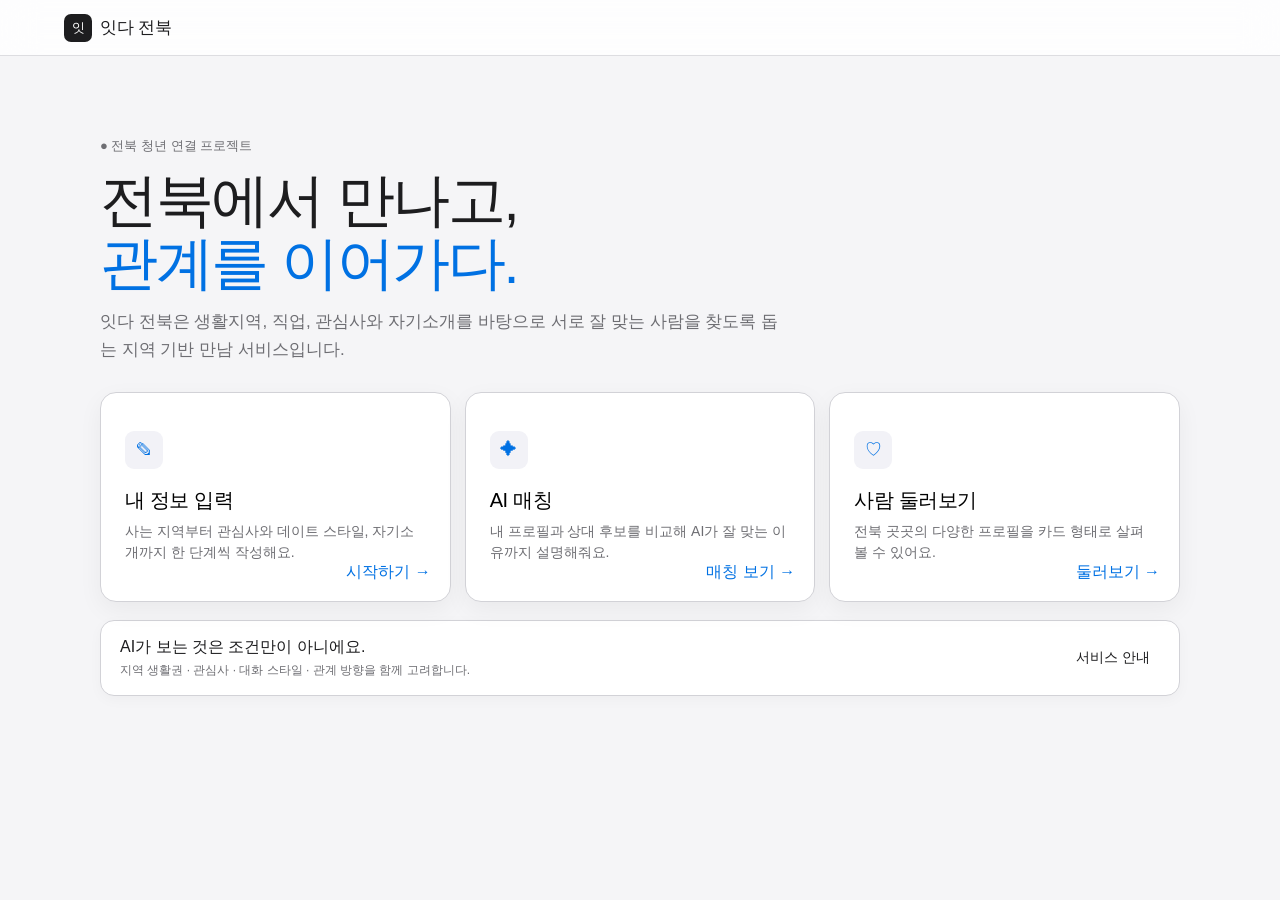
<file: index.html>
<!doctype html>
<html lang="ko">
<head>
  <meta charset="UTF-8" />
  <meta name="viewport" content="width=device-width, initial-scale=1.0" />
  <meta name="description" content="잇다 전북 - 전북 청년을 위한 AI 기반 만남·매칭 플랫폼" />
  <meta name="theme-color" content="#f5f5f7" />
  <title>잇다 전북</title>
  <link rel="stylesheet" href="styles.css" />
</head>
<body>
  <div id="app">
    <header class="topbar">
      <button class="brand" data-action="home"><span class="brand-mark">잇</span><span>잇다 전북</span></button>
      <div class="header-actions">
        <span id="userBadge" class="user-badge hidden"></span>
        <button id="logoutBtn" class="text-btn hidden" data-action="logout">로그아웃</button>
      </div>
    </header>
    <main id="main"></main>
  </div>
  <script src="script.js"></script>
</body>
</html>
</file>
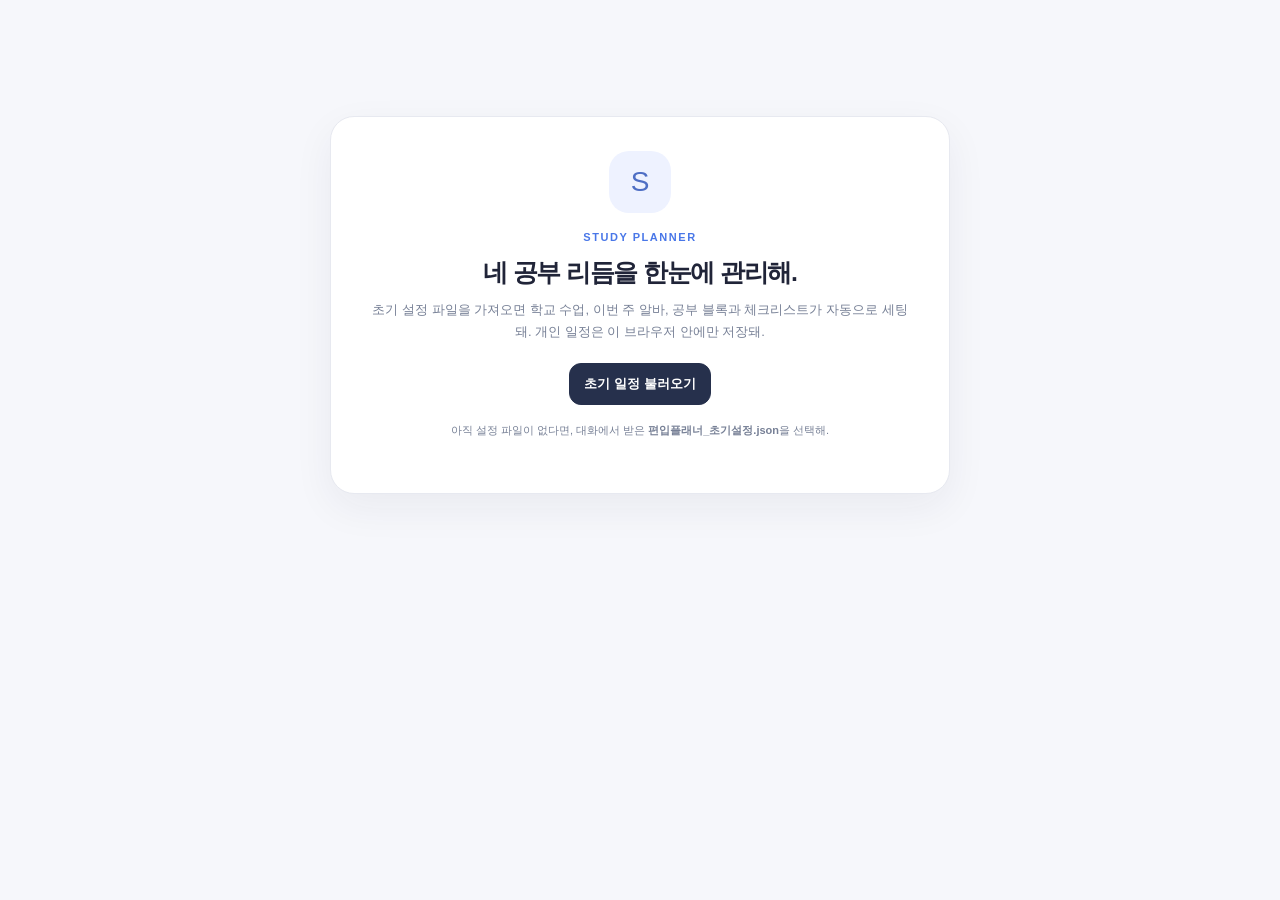
<file: study-planner/index.html>
<!doctype html>
<html lang="ko">
<head>
<meta charset="utf-8">
<meta name="viewport" content="width=device-width, initial-scale=1">
<meta name="theme-color" content="#f7f8fc">
<meta name="description" content="수업, 알바, 편입 공부를 한곳에서 관리하는 주간 학습 플래너">
<link rel="manifest" href="./manifest.webmanifest">
<title>편입 공부 플래너</title>
<style>
:root{--bg:#f6f7fb;--paper:#fff;--ink:#202438;--muted:#778096;--line:#e7e9f0;--navy:#26304c;--blue:#4977e8;--purple:#7757cb;--green:#21916f;--amber:#c18735;--rose:#c75d79;--shadow:0 14px 40px rgba(32,42,72,.06);--radius:20px}
*{box-sizing:border-box}html{scroll-behavior:smooth}body{margin:0;background:var(--bg);color:var(--ink);font-family:Inter,-apple-system,BlinkMacSystemFont,"Pretendard","Noto Sans KR",sans-serif;font-size:15px;line-height:1.5}button,input,select{font:inherit}button{cursor:pointer}button:focus-visible,input:focus-visible,select:focus-visible{outline:3px solid rgba(73,119,232,.25);outline-offset:2px}
.shell{max-width:1560px;margin:auto;padding:26px 30px 60px}.topbar{display:flex;justify-content:space-between;align-items:center;gap:18px;margin-bottom:24px}.brand{display:flex;align-items:center;gap:13px}.brand-mark{width:44px;height:44px;border-radius:15px;background:linear-gradient(145deg,#303b63,#596da9);display:grid;place-items:center;color:white;font-size:21px;font-weight:900;box-shadow:0 8px 16px rgba(50,66,112,.2)}.brand-copy small{display:block;font-size:10px;letter-spacing:.16em;font-weight:900;color:var(--blue);margin-bottom:2px}.brand-copy strong{font-size:19px;letter-spacing:-.04em}.top-actions{display:flex;gap:8px;align-items:center;flex-wrap:wrap}.pill{display:inline-flex;align-items:center;gap:7px;border:1px solid var(--line);border-radius:999px;background:#fff;padding:8px 12px;font-size:12px;color:var(--muted);font-weight:700}.live-dot{width:7px;height:7px;border-radius:50%;background:#26a579;box-shadow:0 0 0 4px #e7f6f0}.btn{border:1px solid var(--line);background:#fff;color:#4d566d;border-radius:12px;padding:10px 14px;font-size:13px;font-weight:800;transition:.15s}.btn:hover{transform:translateY(-1px);box-shadow:0 6px 14px rgba(30,40,70,.07)}.btn.primary{background:var(--navy);border-color:var(--navy);color:#fff}.btn.soft{background:#eef2ff;border-color:#e0e7ff;color:#4867ba}.btn.small{padding:7px 10px;font-size:12px;border-radius:10px}.hero{display:flex;justify-content:space-between;align-items:end;gap:18px;margin:0 0 22px}.eyebrow{font-size:11px;color:var(--blue);font-weight:900;letter-spacing:.14em;text-transform:uppercase;margin-bottom:8px}.hero h1{font-size:clamp(27px,3vw,39px);line-height:1.16;letter-spacing:-.055em;margin:0 0 8px}.hero p{margin:0;color:var(--muted);font-size:14px}.week-nav{display:flex;align-items:center;gap:7px;padding:6px;border:1px solid var(--line);background:#fff;border-radius:15px;box-shadow:var(--shadow)}.week-nav button{width:34px;height:34px;border:0;border-radius:10px;background:#f4f6fb;color:#45506b;font-size:19px}.week-label{min-width:154px;text-align:center}.week-label strong{display:block;font-size:14px}.week-label small{font-size:11px;color:var(--muted)}
.metrics{display:grid;grid-template-columns:repeat(4,minmax(0,1fr));gap:13px;margin-bottom:16px}.metric{background:var(--paper);border:1px solid var(--line);border-radius:18px;padding:17px 19px;box-shadow:var(--shadow);min-width:0}.metric-top{display:flex;justify-content:space-between;align-items:center;gap:8px;color:var(--muted);font-size:12px;font-weight:800}.metric-icon{width:32px;height:32px;border-radius:11px;display:grid;place-items:center;font-size:16px;background:#f0f2fa}.metric-value{font-size:27px;line-height:1.1;font-weight:950;letter-spacing:-.055em;margin:11px 0 5px;font-variant-numeric:tabular-nums}.metric-note{font-size:11px;color:var(--muted)}.purple{color:var(--purple)}.blue{color:var(--blue)}.green{color:var(--green)}.amber{color:var(--amber)}
.progress-panel,.panel{background:var(--paper);border:1px solid var(--line);border-radius:var(--radius);box-shadow:var(--shadow)}.progress-panel{padding:17px 20px;margin-bottom:20px}.progress-head{display:flex;justify-content:space-between;align-items:center;gap:14px;margin-bottom:10px}.progress-head strong{font-size:14px}.progress-head span{font-size:12px;color:var(--muted);font-weight:800}.progress-track{height:10px;border-radius:99px;background:#eef0f6;overflow:hidden}.progress-fill{height:100%;width:0;background:linear-gradient(90deg,#6e5bd1,#4e9edb);border-radius:99px;transition:width .25s}.progress-sub{display:flex;justify-content:space-between;gap:12px;margin-top:8px;color:var(--muted);font-size:11px}
.layout{display:grid;grid-template-columns:minmax(0,1.8fr) minmax(300px,.85fr);gap:18px;align-items:start}.panel{padding:19px 20px}.panel-head{display:flex;justify-content:space-between;align-items:center;gap:12px;margin-bottom:14px}.panel-title{font-size:17px;font-weight:950;letter-spacing:-.035em}.panel-sub{color:var(--muted);font-size:11px;margin-top:3px}.legend{display:flex;flex-wrap:wrap;gap:7px;margin-bottom:13px}.legend-item{display:flex;align-items:center;gap:6px;color:var(--muted);font-size:10px;font-weight:800}.dot{width:8px;height:8px;border-radius:3px}.schedule-grid{display:grid;grid-template-columns:repeat(7,minmax(0,1fr));gap:8px;align-items:stretch}.day{background:#fbfcff;border:1px solid #edf0f6;border-radius:14px;padding:10px 8px;min-width:0;min-height:180px}.day.today{border-color:#8da8f3;box-shadow:inset 0 0 0 1px #8da8f3;background:#f9faff}.day-head{display:flex;justify-content:space-between;align-items:center;gap:4px;padding-bottom:8px;border-bottom:1px solid #edf0f6;margin-bottom:8px}.day-head strong{font-size:12px}.day-head small{font-size:10px;color:var(--muted)}.today-tag{font-size:8px;background:#e9efff;color:#4d6ec3;border-radius:5px;padding:2px 4px;font-weight:900}.event{border-radius:8px;padding:7px 6px;margin:6px 0;border-left:3px solid transparent;min-width:0}.event-time{font-size:9px;font-weight:950;letter-spacing:-.02em;white-space:nowrap}.event-name{font-size:10px;font-weight:850;line-height:1.35;margin-top:2px;overflow-wrap:anywhere}.event.school{background:#edf1f8;color:#51617d;border-left-color:#7086aa}.event.work{background:#fff3e4;color:#986423;border-left-color:#d69a45}.event.math{background:#f0eaff;color:#6749aa;border-left-color:#8d6bd7}.event.english{background:#e8f3ff;color:#2f68a6;border-left-color:#5795da}.event.vocab{background:#e7f6f0;color:#237d61;border-left-color:#48a889}.event.review{background:#fff2e5;color:#96652b;border-left-color:#d69a45}.event.verb{background:#faeaf0;color:#a34f69;border-left-color:#d77c98}.event.empty{background:#f3f4f8;color:#9aa1b1;border-left-color:#d3d7e0;text-align:center;font-size:10px}.event.conflict{outline:2px solid #df6476;outline-offset:1px}.conflict-note{color:#c24d61;font-size:10px;font-weight:850;margin-top:6px}.day-free{font-size:9px;color:#8b93a5;padding-top:8px;margin-top:8px;border-top:1px dashed #e6e9f1;display:flex;justify-content:space-between;gap:4px}.day-free b{color:#4b688f;font-variant-numeric:tabular-nums}.schedule-foot{margin-top:11px;padding-top:10px;border-top:1px dashed var(--line);display:flex;justify-content:space-between;gap:10px;color:var(--muted);font-size:10px}
.goals{display:grid;gap:11px}.goal{border:1px solid var(--line);border-radius:13px;padding:11px 12px}.goal-head{display:flex;justify-content:space-between;align-items:center;gap:8px;margin-bottom:7px}.goal-name{font-size:12px;font-weight:900}.goal-time{font-size:11px;color:var(--muted);font-weight:850;font-variant-numeric:tabular-nums}.mini-track{height:6px;background:#eff1f6;border-radius:99px;overflow:hidden}.mini-fill{height:100%;border-radius:99px}.goal-foot{font-size:10px;color:var(--muted);margin-top:6px}.target-callout{background:#f7f8fc;border-radius:13px;padding:12px 13px;margin-top:12px;color:#657087;font-size:11px;line-height:1.65}.target-callout strong{color:var(--ink)}
.tasks-panel{margin-top:18px}.task-toolbar{display:flex;gap:7px;align-items:center;flex-wrap:wrap}.filter{border:1px solid var(--line);background:#fff;border-radius:999px;padding:7px 10px;font-size:11px;font-weight:800;color:#6c758b}.filter.active{background:#edf2ff;color:#4c69ba;border-color:#dce5ff}.task-days{display:grid;grid-template-columns:repeat(2,minmax(0,1fr));gap:10px}.task-day{border:1px solid var(--line);border-radius:14px;padding:11px 12px;min-width:0}.task-day-head{display:flex;justify-content:space-between;align-items:center;gap:8px;margin-bottom:8px}.task-day-head strong{font-size:12px}.task-day-head span{font-size:10px;color:var(--muted)}.task{display:flex;align-items:flex-start;gap:9px;padding:9px 2px;border-top:1px solid #f0f1f5}.task:first-of-type{border-top:0}.task input{appearance:none;flex:0 0 19px;width:19px;height:19px;margin:1px 0 0;border:1.7px solid #c8cedb;border-radius:6px;background:white;cursor:pointer;position:relative}.task input:checked{background:#4c8b78;border-color:#4c8b78}.task input:checked:after{content:'✓';position:absolute;inset:-1px 0 0;text-align:center;color:#fff;font-size:14px;font-weight:950}.task-body{flex:1;min-width:0}.task-title{font-size:12px;font-weight:850;line-height:1.4}.task-meta{font-size:10px;color:var(--muted);margin-top:3px;line-height:1.45}.task.done .task-title{text-decoration:line-through;color:#98a0af}.task.done .task-meta{text-decoration:line-through;opacity:.7}.task-time{font-size:9px;font-weight:900;color:#758099;white-space:nowrap;margin-left:6px}.floating-note{display:inline-block;font-size:9px;background:#f1f3f8;color:#748097;border-radius:5px;padding:2px 5px;margin-left:4px}.task-empty{font-size:11px;color:#a0a7b6;padding:9px 2px}
.bottom-grid{display:grid;grid-template-columns:1fr 1fr;gap:18px;margin-top:18px}.quick-card{background:var(--paper);border:1px solid var(--line);border-radius:18px;padding:17px 18px;box-shadow:var(--shadow)}.quick-card h3{margin:0 0 11px;font-size:14px}.quick-list{display:grid;gap:8px}.quick-row{display:flex;justify-content:space-between;gap:10px;font-size:11px;color:var(--muted)}.quick-row strong{color:var(--ink);text-align:right}.save-hint{display:flex;gap:8px;align-items:center;color:var(--muted);font-size:10px;margin-top:14px}.save-hint b{color:#34856c}
.modal-backdrop{position:fixed;inset:0;background:rgba(24,31,53,.38);display:none;align-items:center;justify-content:center;padding:16px;z-index:20}.modal-backdrop.open{display:flex}.modal{width:min(470px,100%);max-height:88vh;overflow:auto;background:#fff;border-radius:20px;box-shadow:0 25px 70px rgba(15,22,45,.25);padding:21px}.modal-head{display:flex;justify-content:space-between;align-items:center;margin-bottom:15px}.modal-head h2{font-size:18px;margin:0}.icon-btn{border:0;border-radius:9px;background:#f1f3f8;width:32px;height:32px;font-size:18px;color:#626d83}.form-grid{display:grid;grid-template-columns:1fr 1fr;gap:11px}.field{display:grid;gap:5px}.field.full{grid-column:1/-1}.field label{font-size:11px;color:var(--muted);font-weight:850}.field input,.field select{width:100%;border:1px solid var(--line);border-radius:10px;padding:10px 11px;color:var(--ink);background:#fff}.modal-actions{display:flex;justify-content:flex-end;gap:8px;margin-top:16px}.shift-list{display:grid;gap:7px;margin-top:14px}.shift-row{display:flex;justify-content:space-between;align-items:center;gap:10px;background:#f7f8fc;border-radius:10px;padding:8px 10px;font-size:11px}.shift-row button{border:0;background:none;color:#b45b66;font-weight:900;font-size:10px}.welcome{max-width:620px;margin:90px auto;background:#fff;border:1px solid var(--line);border-radius:24px;box-shadow:var(--shadow);padding:34px;text-align:center}.welcome-mark{width:62px;height:62px;margin:0 auto 16px;border-radius:20px;background:#eef2ff;color:#4e6ec4;display:grid;place-items:center;font-size:28px}.welcome h1{font-size:25px;letter-spacing:-.05em;margin:0 0 8px}.welcome p{font-size:13px;color:var(--muted);line-height:1.7;margin:0 0 20px}.welcome .btn{display:inline-flex;align-items:center;gap:8px}.notice{position:fixed;left:50%;bottom:20px;transform:translateX(-50%);background:#242d47;color:#fff;padding:10px 15px;border-radius:11px;font-size:12px;font-weight:750;box-shadow:0 10px 28px rgba(15,25,55,.22);z-index:30;opacity:0;pointer-events:none;transition:.2s}.notice.show{opacity:1}.footer{margin-top:20px;color:#9ba2b1;font-size:10px;text-align:center}.hidden{display:none!important}
@media(max-width:1120px){.layout{grid-template-columns:1fr}.schedule-grid{grid-template-columns:repeat(4,minmax(0,1fr))}.day{min-height:160px}}
@media(max-width:760px){.shell{padding:18px 14px 40px}.topbar{align-items:flex-start}.top-actions .pill{display:none}.hero{display:block}.week-nav{width:max-content;margin-top:15px}.metrics{grid-template-columns:repeat(2,minmax(0,1fr));gap:9px}.metric{padding:14px}.metric-value{font-size:24px}.panel{padding:15px}.schedule-grid{grid-template-columns:repeat(2,minmax(0,1fr))}.day{min-height:140px}.task-days,.bottom-grid{grid-template-columns:1fr}.panel-head{align-items:flex-start;flex-direction:column}.schedule-foot{flex-direction:column}}
@media(max-width:420px){.brand-copy strong{font-size:16px}.brand-mark{width:39px;height:39px}.top-actions .btn{padding:8px 9px;font-size:11px}.schedule-grid{grid-template-columns:1fr 1fr}.day{padding:9px 7px}.hero h1{font-size:27px}.progress-sub{flex-direction:column;gap:3px}.task-toolbar{width:100%}}
@media print{body{background:#fff}.shell{max-width:none;padding:5px}.top-actions,.week-nav,.btn,.task-toolbar{display:none!important}.panel,.metric,.progress-panel,.quick-card{box-shadow:none;break-inside:avoid}.schedule-grid{grid-template-columns:repeat(7,1fr)}.day{min-height:0}.task-days{grid-template-columns:repeat(2,1fr)}}
</style>
<script>if("serviceWorker" in navigator){window.addEventListener("load",()=>navigator.serviceWorker.register("./sw.js",{scope:"./"}).catch(()=>{}));}</script>
</head>
<body>
<div id="app"></div>
<div id="modalBackdrop" class="modal-backdrop" role="dialog" aria-modal="true" aria-labelledby="modalTitle"><div class="modal"><div class="modal-head"><h2 id="modalTitle">알바 일정 관리</h2><button class="icon-btn" id="closeModal" aria-label="닫기">×</button></div><div id="modalContent"></div></div></div>
<div id="notice" class="notice" role="status"></div>
<input id="importFile" type="file" accept=".json,application/json" hidden>
<script>
(()=>{
'use strict';
const KEY='seungjun-transfer-planner-v2';
const DAYS=['월','화','수','목','금','토','일'];
const CATS={math:{label:'수학 강의',cls:'math',color:'#8060c7'},english:{label:'영어 강의',cls:'english',color:'#4b8bd3'},vocab:{label:'영단어 루틴',cls:'vocab',color:'#329879'},review:{label:'문법 오답',cls:'review',color:'#c58a3b'},verb:{label:'동사 암기',cls:'verb',color:'#c66c88'},school:{label:'학교 수업',cls:'school',color:'#7185a6'},work:{label:'알바',cls:'work',color:'#d59a48'}};
const DEFAULT_GOALS=[{id:'math',name:'미적분학',target:960,cat:'math'},{id:'english',name:'영어 강의 진도',target:360,cat:'english'},{id:'vocab',name:'영단어 루틴',target:210,cat:'vocab'},{id:'review',name:'문법 오답정리',target:60,cat:'review'},{id:'verb',name:'유도성·금지성 동사',target:30,cat:'verb'}];
let state=null, activeFilter='all';
const $=s=>document.querySelector(s);
const esc=s=>String(s??'').replace(/[&<>"']/g,c=>({'&':'&amp;','<':'&lt;','>':'&gt;','"':'&quot;',"'":'&#39;'}[c]));
const parseDate=s=>{const [y,m,d]=s.split('-').map(Number);return new Date(y,m-1,d,12)};
const iso=d=>`${d.getFullYear()}-${String(d.getMonth()+1).padStart(2,'0')}-${String(d.getDate()).padStart(2,'0')}`;
const addDays=(s,n)=>{const d=parseDate(s);d.setDate(d.getDate()+n);return iso(d)};
const mondayOf=d=>{const x=new Date(d.getFullYear(),d.getMonth(),d.getDate(),12);x.setDate(x.getDate()-(x.getDay()+6)%7);return iso(x)};
const dayIndex=s=>(parseDate(s).getDay()+6)%7;
const dateLabel=s=>{const d=parseDate(s);return `${d.getMonth()+1}.${d.getDate()}`};
const timeMin=s=>{const [h,m]=s.split(':').map(Number);return h*60+m};
const duration=(a,b)=>{let e=timeMin(b),s=timeMin(a);if(e<=s)e+=1440;return e-s};
const fmtMin=n=>{n=((n%1440)+1440)%1440;return `${String(Math.floor(n/60)).padStart(2,'0')}:${String(n%60).padStart(2,'0')}`};
const range=(a,b)=>`${a}–${b}`;
const hm=m=>`${Math.floor(m/60)}시간${m%60?` ${m%60}분`:''}`;
function load(){try{return JSON.parse(localStorage.getItem(KEY)||'null')}catch{return null}}
function save(){localStorage.setItem(KEY,JSON.stringify(state));const s=$('#saveState');if(s)s.textContent='자동 저장됨'}
function weekData(){if(!state.weeks[state.weekStart])state.weeks[state.weekStart]={work:[],tasks:[],goals:structuredClone(DEFAULT_GOALS)};const w=state.weeks[state.weekStart];w.work??=[];w.tasks??=[];w.goals??=structuredClone(DEFAULT_GOALS);return w}
function seedEmpty(){return {version:2,weekStart:mondayOf(new Date()),wakeTime:'09:00',school:{},weeks:{}}}
function validConfig(x){return x&&x.version&&x.school&&x.weeks&&x.weekStart}
function getWeekDates(){return Array.from({length:7},(_,i)=>addDays(state.weekStart,i))}
function getSchool(date){return state.school[DAYS[dayIndex(date)]]||[]}
function getTasks(date){return weekData().tasks.filter(t=>t.date===date)}
function getWork(date){return weekData().work.filter(w=>w.date===date)}
function allEvents(date){const out=[];getSchool(date).forEach((x,i)=>out.push({...x,id:`school-${date}-${i}`,cat:'school',startMin:timeMin(x.start),endMin:timeMin(x.end)}));getWork(date).forEach(x=>out.push({...x,cat:'work',startMin:timeMin(x.start),endMin:timeMin(x.end)<=timeMin(x.start)?timeMin(x.end)+1440:timeMin(x.end)}));getTasks(date).filter(t=>t.start&&t.end).forEach(t=>{const off=t.nextDay?1440:0;let e=timeMin(t.end)+off;const a=timeMin(t.start)+off;if(e<=a)e+=1440;out.push({...t,cat:t.cat,startMin:a,endMin:e})});return out.sort((a,b)=>a.startMin-b.startMin)}
function conflicts(date){const ev=allEvents(date).filter(e=>e.cat==='school'||e.cat==='work'||e.cat==='math'||e.cat==='english'||e.cat==='vocab'||e.cat==='review'||e.cat==='verb');const bad=new Set();for(let i=0;i<ev.length;i++)for(let j=i+1;j<ev.length;j++){const a=ev[i],b=ev[j];if(Math.max(a.startMin,b.startMin)<Math.min(a.endMin,b.endMin)){bad.add(a.id);bad.add(b.id)}}return bad}
function freeMinutes(date){const spans=allEvents(date).map(e=>[Math.max(540,e.startMin),Math.min(1500,e.endMin)]).filter(([a,b])=>b>a).sort((a,b)=>a[0]-b[0]);let used=0,end=540;for(const [a,b] of spans){if(b<=end)continue;used+=b-Math.max(a,end);end=Math.max(end,b)}return Math.max(0,960-used)}
function totals(){const tasks=weekData().tasks;const planned=tasks.reduce((n,t)=>n+(t.duration||0),0);const done=tasks.filter(t=>t.done).reduce((n,t)=>n+(t.duration||0),0);return {planned,done,taskCount:tasks.length,doneCount:tasks.filter(t=>t.done).length}}
function render(){if(!state){renderWelcome();return}const w=weekData(),dates=getWeekDates(),tot=totals();const rangeText=`${dateLabel(dates[0])} – ${dateLabel(dates[6])}`;const plannedByCat={};const doneByCat={};w.tasks.forEach(t=>{plannedByCat[t.cat]=(plannedByCat[t.cat]||0)+(t.duration||0);if(t.done)doneByCat[t.cat]=(doneByCat[t.cat]||0)+(t.duration||0)});
const weeklyProgress=tot.planned?Math.round(tot.done/tot.planned*100):0;
$('#app').innerHTML=`<main class="shell">
<header class="topbar"><div class="brand"><div class="brand-mark">S</div><div class="brand-copy"><small>WEEKLY STUDY SYSTEM</small><strong>편입 공부 플래너</strong></div></div><div class="top-actions"><span class="pill"><i class="live-dot"></i><span id="saveState">브라우저에 저장</span></span><button class="btn" id="printBtn">인쇄</button><button class="btn" id="backupBtn">백업</button><button class="btn primary" id="workBtn">알바 일정 수정</button></div></header>
<section class="hero"><div><div class="eyebrow">TRANSFER STUDY · THIS WEEK</div><h1>이번 주, 계획한 만큼 해내기.</h1><p>수업과 알바를 먼저 고정하고, 남는 시간을 편입 공부에 배치했어.</p></div><div class="week-nav"><button id="prevWeek" aria-label="이전 주">‹</button><div class="week-label"><strong>${rangeText}</strong><small>${state.weekStart} 시작 주간</small></div><button id="nextWeek" aria-label="다음 주">›</button></div></section>
<section class="metrics">
<div class="metric"><div class="metric-top"><span>이번 주 공부 계획</span><i class="metric-icon">◷</i></div><div class="metric-value">${hm(tot.planned)}</div><div class="metric-note">체크 가능한 학습 ${tot.taskCount}개</div></div>
<div class="metric"><div class="metric-top"><span>완료한 공부</span><i class="metric-icon">✓</i></div><div class="metric-value green">${hm(tot.done)}</div><div class="metric-note">${tot.doneCount}개 완료 · ${weeklyProgress}% 달성</div></div>
<div class="metric"><div class="metric-top"><span>수학 · 미적분학</span><i class="metric-icon">∫</i></div><div class="metric-value purple">${hm(doneByCat.math||0)}</div><div class="metric-note">목표 16시간 · 계획 ${hm(plannedByCat.math||0)}</div></div>
<div class="metric"><div class="metric-top"><span>영어 강의</span><i class="metric-icon">A</i></div><div class="metric-value blue">${hm(doneByCat.english||0)}</div><div class="metric-note">목표 6시간 · 계획 ${hm(plannedByCat.english||0)}</div></div>
</section>
<section class="progress-panel"><div class="progress-head"><strong>주간 실행률</strong><span>${tot.doneCount} / ${tot.taskCount}개 완료 · ${weeklyProgress}%</span></div><div class="progress-track"><div class="progress-fill" style="width:${weeklyProgress}%"></div></div><div class="progress-sub"><span>완료한 학습 시간 기준으로 자동 계산</span><span>${hm(tot.planned-tot.done)} 남음</span></div></section>
<div class="layout"><section class="panel"><div class="panel-head"><div><div class="panel-title">주간 시간표</div><div class="panel-sub">학교 · 알바 · 수학 · 영어 · 단어 루틴을 색으로 구분</div></div><button class="btn small soft" id="copyPlanBtn">지난주 계획 복사</button></div><div class="legend">${[['school','학교'],['work','알바'],['math','수학 강의'],['english','영어 강의'],['vocab','영단어 루틴'],['review','오답·복습']].map(([k,n])=>`<span class="legend-item"><i class="dot" style="background:${CATS[k].color}"></i>${n}</span>`).join('')}</div><div class="schedule-grid">${dates.map((date,i)=>renderDay(date,i)).join('')}</div><div class="schedule-foot"><span>기상 목표 ${esc(state.wakeTime||'09:00')} · 시간표는 주 단위로 이동 가능</span><span>겹치는 일정은 빨간 테두리로 표시</span></div></section>
<aside class="panel"><div class="panel-head"><div><div class="panel-title">주간 목표</div><div class="panel-sub">완료 체크 기준으로 진척도 반영</div></div><button class="btn small" id="goalsBtn">목표 편집</button></div><div class="goals">${w.goals.map(g=>{const p=plannedByCat[g.cat]||0,d=doneByCat[g.cat]||0,pc=g.target?Math.min(100,Math.round(d/g.target*100)):0;return `<div class="goal"><div class="goal-head"><span class="goal-name">${esc(g.name)}</span><span class="goal-time">${hm(d)} / ${hm(g.target)}</span></div><div class="mini-track"><div class="mini-fill" style="width:${pc}%;background:${CATS[g.cat]?.color||'#7185a6'}"></div></div><div class="goal-foot">계획 ${hm(p)} · 목표 대비 ${pc}% 완료</div></div>`}).join('')}</div><div class="target-callout"><strong>이번 주 핵심</strong><br>미적분학 3~19강을 최대한 진도 내고, 영어 강의 진도와 매일 단어 루틴을 놓치지 않기.</div></aside></div>
<section class="panel tasks-panel"><div class="panel-head"><div><div class="panel-title">오늘의 체크리스트</div><div class="panel-sub">공부를 끝내면 체크해. 상태는 이 기기에 자동 저장돼.</div></div><div class="task-toolbar"><button class="filter ${activeFilter==='all'?'active':''}" data-filter="all">전체</button><button class="filter ${activeFilter==='todo'?'active':''}" data-filter="todo">미완료</button><button class="filter ${activeFilter==='done'?'active':''}" data-filter="done">완료</button><button class="btn small" id="addTaskBtn">+ 할 일 추가</button></div></div><div class="task-days">${dates.map(date=>renderTasks(date)).join('')}</div></section>
<div class="bottom-grid"><section class="quick-card"><h3>이번 주 학습 배분</h3><div class="quick-list">${[['미적분학','15시간 배정 / 16시간 목표'],['영어 강의','6시간 배정 / 3강까지 진도'],['영단어 루틴','매일 30분 · 7일'],['문법 오답','수요일 절반 + 금요일 마무리'],['동사 암기','영어 강의 1회차 후 복습']].map(([a,b])=>`<div class="quick-row"><span>${a}</span><strong>${b}</strong></div>`).join('')}</div></section><section class="quick-card"><h3>알바 일정 요약</h3><div class="quick-list">${renderWorkSummary()}</div><div class="save-hint"><span>●</span><span>일정과 체크 상태는 <b>이 브라우저 안에만</b> 저장돼. 백업 파일로 옮길 수 있어.</span></div></section></div>
<div class="footer">개인 일정은 서버로 전송되지 않아. 브라우저 저장공간에 보관되고, 백업 파일로 내보내거나 가져올 수 있어.</div>
</main>`;
bind();}
function renderDay(date,i){const today=iso(new Date())===date,ev=allEvents(date),bad=conflicts(date),hasConflict=bad.size>0;return `<article class="day ${today?'today':''}"><div class="day-head"><strong>${DAYS[i]}요일 ${today?'<span class="today-tag">오늘</span>':''}</strong><small>${dateLabel(date)}</small></div>${ev.length?ev.map(e=>{const cat=e.cat,conf=bad.has(e.id),time=e.nextDay?`익일 ${e.start}–${fmtMin(e.endMin)}`:`${e.start}–${fmtMin(e.endMin)}${e.endMin>=1440?' (익일)':''}`;return `<div class="event ${CATS[cat]?.cls||''} ${conf?'conflict':''}" title="${esc(e.title||e.label)}"><div class="event-time">${time}</div><div class="event-name">${esc(e.title||e.label||CATS[cat]?.label||'일정')}</div></div>`}).join(''):'<div class="event empty">등록된 일정 없음</div>'}${hasConflict?'<div class="conflict-note">일정 겹침 확인</div>':''}<div class="day-free" title="09:00~다음 날 01:00 중 수업·알바·예정된 공부를 제외한 시간. 식사와 휴식 시간도 포함돼.">미배정 시간 <b>${hm(freeMinutes(date))}</b></div></article>`}
function renderTasks(date){const i=dayIndex(date),list=getTasks(date).filter(t=>activeFilter==='all'||(activeFilter==='todo'?!t.done:t.done));const done=getTasks(date).filter(t=>t.done).length;return `<section class="task-day"><div class="task-day-head"><strong>${DAYS[i]}요일 · ${dateLabel(date)}</strong><span>${done}/${getTasks(date).length} 완료</span></div>${list.length?list.map(t=>`<label class="task ${t.done?'done':''}"><input type="checkbox" data-task="${esc(t.id)}" ${t.done?'checked':''}><span class="task-body"><span class="task-title">${esc(t.title)}${t.floating?'<span class="floating-note">시간 자유</span>':''}</span><span class="task-meta">${esc(t.note||CATS[t.cat]?.label||'학습')} · ${t.duration?hm(t.duration):'시간 미정'}</span></span>${t.start?`<span class="task-time">${t.nextDay?'익일 ':''}${range(t.start,t.end)}${!t.nextDay&&timeMin(t.end)<=timeMin(t.start)?' +1일':''}</span>`:''}</label>`).join(''):'<div class="task-empty">표시할 할 일이 없어.</div>'}</section>`}
function renderWorkSummary(){const w=weekData(),dates=getWeekDates();const list=w.work.slice().sort((a,b)=>a.date.localeCompare(b.date)||a.start.localeCompare(b.start));if(!list.length)return '<div class="quick-row"><span>등록된 알바 없음</span><strong>알바 일정 수정에서 추가</strong></div>';return list.map(x=>`<div class="quick-row"><span>${DAYS[dayIndex(x.date)]} ${dateLabel(x.date)}</span><strong>${range(x.start,x.end)}</strong></div>`).join('')}
function renderWelcome(){ $('#app').innerHTML=`<main class="shell"><div class="welcome"><div class="welcome-mark">S</div><div class="eyebrow">STUDY PLANNER</div><h1>네 공부 리듬을 한눈에 관리해.</h1><p>초기 설정 파일을 가져오면 학교 수업, 이번 주 알바, 공부 블록과 체크리스트가 자동으로 세팅돼. 개인 일정은 이 브라우저 안에만 저장돼.</p><button class="btn primary" id="welcomeImport">초기 일정 불러오기</button><p style="margin-top:16px;font-size:11px">아직 설정 파일이 없다면, 대화에서 받은 <b>편입플래너_초기설정.json</b>을 선택해.</p></div></main>`;$('#welcomeImport').onclick=()=>$('#importFile').click()}
function bind(){
$('#prevWeek').onclick=()=>changeWeek(-7);$('#nextWeek').onclick=()=>changeWeek(7);$('#workBtn').onclick=openWorkModal;$('#printBtn').onclick=()=>window.print();$('#backupBtn').onclick=exportData;$('#copyPlanBtn').onclick=copyPreviousPlan;$('#goalsBtn').onclick=openGoalsModal;$('#addTaskBtn').onclick=openTaskModal;
document.querySelectorAll('[data-filter]').forEach(b=>b.onclick=()=>{activeFilter=b.dataset.filter;render()});document.querySelectorAll('[data-task]').forEach(c=>c.onchange=()=>{const t=weekData().tasks.find(x=>x.id===c.dataset.task);if(t){t.done=c.checked;save();render()}});
}
function changeWeek(n){const d=parseDate(state.weekStart);d.setDate(d.getDate()+n);state.weekStart=iso(d);save();render()}
function openModal(title,html){$('#modalTitle').textContent=title;$('#modalContent').innerHTML=html;$('#modalBackdrop').classList.add('open')}
function closeModal(){$('#modalBackdrop').classList.remove('open')}
$('#closeModal').onclick=closeModal;$('#modalBackdrop').addEventListener('click',e=>{if(e.target.id==='modalBackdrop')closeModal()});document.addEventListener('keydown',e=>{if(e.key==='Escape')closeModal()});
function openWorkModal(){
  const w=weekData(),dates=getWeekDates();
  const list=w.work.slice().sort((a,b)=>a.date.localeCompare(b.date)||a.start.localeCompare(b.start));
  openModal('이번 주 알바 일정 수정',`<form id="workForm"><div class="form-grid"><div class="field full"><label>근무 날짜</label><select id="workDate">${dates.map((d,i)=>`<option value="${d}">${DAYS[i]}요일 ${dateLabel(d)}</option>`).join('')}</select></div><div class="field"><label>시작</label><input id="workStart" type="time" value="17:00" required></div><div class="field"><label>종료</label><input id="workEnd" type="time" value="23:00" required></div><div class="field full"><label>일정 이름</label><input id="workLabel" value="알바" maxlength="24"></div></div><div class="modal-actions"><button type="button" class="btn" id="cancelWork">닫기</button><button class="btn primary" id="saveWork">알바 일정 추가</button></div></form><div class="shift-list">${list.length?list.map(x=>`<div class="shift-row"><span><b>${DAYS[dayIndex(x.date)]} ${dateLabel(x.date)}</b> · ${range(x.start,x.end)}</span><span><button type="button" data-edit-work="${esc(x.id)}">수정</button> <button type="button" data-remove-work="${esc(x.id)}">삭제</button></span></div>`).join(''):'<div class="task-empty">이번 주 알바 일정을 추가해.</div>'}</div>`);
  let editId=null;
  $('#cancelWork').onclick=closeModal;
  $('#workForm').onsubmit=e=>{e.preventDefault();const date=$('#workDate').value,start=$('#workStart').value,end=$('#workEnd').value,label=$('#workLabel').value.trim()||'알바';if(!date||!start||!end||duration(start,end)<=0)return toast('근무 시간을 확인해줘.');if(editId){const current=weekData().work.find(x=>x.id===editId);if(current)Object.assign(current,{date,start,end,label})}else{weekData().work.push({id:crypto.randomUUID(),date,start,end,label})}save();closeModal();render();toast('알바 일정이 저장됐어.')};
  document.querySelectorAll('[data-edit-work]').forEach(b=>b.onclick=()=>{const x=weekData().work.find(v=>v.id===b.dataset.editWork);if(!x)return;editId=x.id;$('#workDate').value=x.date;$('#workStart').value=x.start;$('#workEnd').value=x.end;$('#workLabel').value=x.label||'알바';$('#saveWork').textContent='수정 내용 저장';$('#workForm').scrollIntoView({behavior:'smooth',block:'start'})});
  document.querySelectorAll('[data-remove-work]').forEach(b=>b.onclick=()=>{weekData().work=weekData().work.filter(x=>x.id!==b.dataset.removeWork);save();openWorkModal()});
}
function renderBehindModal(){} // modal refresh is handled by reopening after changes.
function openTaskModal(){const dates=getWeekDates();openModal('공부 할 일 추가',`<form id="taskForm"><div class="form-grid"><div class="field full"><label>날짜</label><select id="taskDate">${dates.map((d,i)=>`<option value="${d}">${DAYS[i]}요일 ${dateLabel(d)}</option>`).join('')}</select></div><div class="field full"><label>과목</label><select id="taskCat">${['math','english','vocab','review','verb'].map(k=>`<option value="${k}">${CATS[k].label}</option>`).join('')}</select></div><div class="field full"><label>할 일</label><input id="taskTitle" maxlength="80" placeholder="예: 미적분학 3강 복습" required></div><div class="field"><label>시작 시간 (선택)</label><input id="taskStart" type="time"></div><div class="field"><label>종료 시간 (선택)</label><input id="taskEnd" type="time"></div><div class="field full"><label>예상 소요 시간 (분)</label><input id="taskDuration" type="number" min="0" step="5" value="30"></div><div class="field full"><label>메모 (선택)</label><input id="taskNote" maxlength="100" placeholder="공부 범위 또는 참고 사항"></div></div><div class="modal-actions"><button type="button" class="btn" id="cancelTask">취소</button><button class="btn primary">체크리스트에 추가</button></div></form>`);$('#cancelTask').onclick=closeModal;$('#taskForm').onsubmit=e=>{e.preventDefault();const start=$('#taskStart').value,end=$('#taskEnd').value;if((start&&!end)||(!start&&end))return toast('시작과 종료 시간을 둘 다 입력하거나 비워둬.');const t={id:crypto.randomUUID(),date:$('#taskDate').value,cat:$('#taskCat').value,title:$('#taskTitle').value.trim(),start:start||null,end:end||null,duration:Number($('#taskDuration').value)||0,note:$('#taskNote').value.trim(),done:false,floating:!start};weekData().tasks.push(t);save();closeModal();render();toast('할 일을 추가했어.')}}
function openGoalsModal(){const goals=weekData().goals;openModal('주간 목표 편집',`<form id="goalsForm">${goals.map(g=>`<div class="field" style="margin:10px 0"><label>${esc(g.name)} · 목표 시간 (분)</label><input type="number" min="0" step="30" data-goal="${esc(g.id)}" value="${g.target}"></div>`).join('')}<div class="modal-actions"><button type="button" class="btn" id="cancelGoals">취소</button><button class="btn primary">목표 저장</button></div></form>`);$('#cancelGoals').onclick=closeModal;$('#goalsForm').onsubmit=e=>{e.preventDefault();document.querySelectorAll('[data-goal]').forEach(el=>{const g=weekData().goals.find(x=>x.id===el.dataset.goal);if(g)g.target=Number(el.value)||0});save();closeModal();render();toast('목표 시간을 저장했어.')}}
function copyPreviousPlan(){const prev=addDays(state.weekStart,-7),src=state.weeks[prev];if(!src||!src.tasks.length){toast('복사할 이전 주 계획이 없어.');return}if(!confirm('지난주 공부 계획을 이번 주로 복사할까? 완료 체크는 초기화돼. 알바 일정은 복사하지 않아.'))return;const shift=7;weekData().tasks=src.tasks.map(t=>({...t,id:crypto.randomUUID(),date:addDays(t.date,shift),done:false}));weekData().goals=structuredClone(src.goals||DEFAULT_GOALS);save();render();toast('지난주 공부 계획을 복사했어.')}
function exportData(){const blob=new Blob([JSON.stringify(state,null,2)],{type:'application/json'});download(blob,`study-planner-backup-${state.weekStart}.json`);toast('백업 파일을 만들었어.')}
function download(blob,name){const a=document.createElement('a');const u=URL.createObjectURL(blob);a.href=u;a.download=name;a.click();setTimeout(()=>URL.revokeObjectURL(u),1000)}
function importData(e){const f=e.target.files?.[0];if(!f)return;const r=new FileReader();r.onload=()=>{try{const x=JSON.parse(r.result);if(!validConfig(x))throw new Error('형식이 맞지 않아');state=x;state.weeks??={};state.school??={};state.weekStart=mondayOf(parseDate(state.weekStart));save();render();toast('설정 파일을 불러왔어.')}catch(err){toast('JSON 파일을 읽지 못했어. 초기 설정 파일인지 확인해줘.')}e.target.value=''};r.readAsText(f)}
function toast(msg){const n=$('#notice');n.textContent=msg;n.classList.add('show');clearTimeout(toast.timer);toast.timer=setTimeout(()=>n.classList.remove('show'),2600)}
function init(){state=load();if(!state){renderWelcome()}else{state.weekStart=state.weekStart||mondayOf(new Date());state.weeks??={};state.school??={};render()}$('#importFile').addEventListener('change',importData)}
init();
})();
</script>
</body>
</html>
</file>
<file: styles.css>
:root{--bg:#f5f5f7;--card:#fff;--text:#1d1d1f;--muted:#6e6e73;--line:#d2d2d7;--primary:#0071e3;--success:#248a3d;--shadow:0 8px 24px rgba(0,0,0,.05)}*{box-sizing:border-box}html,body{margin:0;min-height:100%;font-family:-apple-system,BlinkMacSystemFont,"Apple SD Gothic Neo","Malgun Gothic",sans-serif;background:var(--bg);color:var(--text);-webkit-font-smoothing:antialiased;text-rendering:optimizeLegibility}button,input,textarea,select{font:inherit}button{cursor:pointer;border:0}.shell{min-height:100vh}.topbar{height:56px;border-bottom:1px solid rgba(210,210,215,.75);background:rgba(255,255,255,.82);backdrop-filter:saturate(180%) blur(18px);-webkit-backdrop-filter:saturate(180%) blur(18px);display:flex;align-items:center;justify-content:space-between;padding:0 5vw;position:sticky;top:0;z-index:20}.brand{display:flex;gap:8px;align-items:center;font-weight:500;letter-spacing:-.01em;background:transparent}.brand-mark{width:28px;height:28px;border-radius:7px;background:#1d1d1f;color:#fff;display:grid;place-items:center;font-size:13px}.brand span{font-size:17px}.nav-actions{display:flex;align-items:center;gap:6px}.ghost-btn,.outline-btn{background:transparent;border:0;color:var(--text);padding:8px 10px;border-radius:8px;font-size:14px}.hero{padding:80px 5vw 40px}.hero-inner{max-width:1080px;margin:auto}.eyebrow{display:inline-flex;align-items:center;gap:6px;color:var(--muted);font-size:13px;font-weight:400}.hero h1{font-size:clamp(38px,5vw,58px);line-height:1.08;letter-spacing:-.04em;margin:14px 0;font-weight:500}.hero h1 em{font-style:normal;color:var(--primary)}.hero p{font-size:17px;color:var(--muted);line-height:1.65;max-width:680px;margin:0;font-weight:400}.choice-grid{max-width:1080px;margin:28px auto 0;display:grid;grid-template-columns:repeat(3,1fr);gap:14px}.choice-card{position:relative;text-align:left;background:#fff;border:1px solid var(--line);border-radius:16px;padding:24px;min-height:210px;box-shadow:var(--shadow);transition:.18s transform,.18s box-shadow}.choice-card:hover{transform:translateY(-2px);box-shadow:0 13px 28px rgba(0,0,0,.07)}.choice-icon{width:38px;height:38px;border-radius:9px;display:grid;place-items:center;background:#f2f2f7;color:var(--primary);font-size:17px}.choice-card h2{font-size:20px;letter-spacing:-.02em;margin:18px 0 7px;font-weight:500}.choice-card p{color:var(--muted);line-height:1.55;margin:0;font-size:14px}.choice-card .arrow{position:absolute;right:19px;bottom:18px;color:var(--primary);font-weight:400}.info-strip{max-width:1080px;margin:18px auto 66px;background:#fff;border:1px solid var(--line);border-radius:14px;padding:16px 19px;display:flex;justify-content:space-between;align-items:center;gap:20px;box-shadow:0 4px 14px rgba(0,0,0,.03)}.info-strip strong{display:block;margin-bottom:2px;font-weight:500}.info-strip span{font-size:12px;color:var(--muted)}.modal-wrap{position:fixed;inset:0;background:rgba(0,0,0,.32);display:grid;place-items:center;padding:20px;z-index:50}.modal{width:min(420px,100%);background:#fff;border-radius:18px;box-shadow:0 25px 70px rgba(0,0,0,.18);padding:27px}.modal h2{margin:0 0 7px;font-size:24px;font-weight:500;letter-spacing:-.02em}.modal .sub{color:var(--muted);margin:0 0 20px;font-size:14px}.tabs{display:grid;grid-template-columns:1fr 1fr;background:#f2f2f7;border-radius:10px;padding:3px;margin-bottom:17px}.tab{padding:9px;border-radius:8px;background:transparent;color:var(--muted);font-weight:400;font-size:14px}.tab.active{background:#fff;color:var(--text);box-shadow:0 2px 7px rgba(0,0,0,.05)}.field{margin:12px 0}.field label{font-size:13px;font-weight:400;display:block;margin-bottom:6px}.field input,.field textarea,.field select{width:100%;border:1px solid var(--line);border-radius:9px;padding:11px 12px;outline:none;background:#fff;color:var(--text)}.field input:focus,.field textarea:focus,.field select:focus{border-color:#0071e3;box-shadow:0 0 0 3px rgba(0,113,227,.1)}.primary-btn{width:100%;padding:12px 16px;background:var(--primary);color:#fff;border-radius:10px;font-weight:500}.text-btn{background:transparent;color:var(--primary);font-weight:400}.helper{font-size:12px;color:var(--muted);margin-top:9px;line-height:1.55}.app-page{max-width:1040px;margin:0 auto;padding:38px 5vw 70px}.page-head{display:flex;justify-content:space-between;gap:20px;align-items:end;margin-bottom:21px}.page-head h1{font-size:29px;letter-spacing:-.035em;margin:0 0 6px;font-weight:500}.page-head p{margin:0;color:var(--muted);font-size:14px}.stepper{display:flex;gap:7px;margin-bottom:17px;overflow:auto;padding-bottom:4px}.step-dot{flex:1;min-width:100px;height:3px;border-radius:999px;background:#d2d2d7}.step-dot.active{background:var(--primary)}.form-card{background:#fff;border:1px solid var(--line);border-radius:17px;padding:27px;box-shadow:var(--shadow)}.question{max-width:730px;margin:0 auto}.question .small{font-size:12px;color:var(--muted);font-weight:400}.question h2{font-size:26px;letter-spacing:-.035em;margin:8px 0 7px;font-weight:500}.question p{color:var(--muted);margin:0 0 21px;font-size:14px}.choices{display:grid;grid-template-columns:repeat(3,1fr);gap:9px}.choice-chip{padding:12px 13px;border-radius:10px;border:1px solid var(--line);background:#fff;text-align:left;font-weight:400;font-size:14px;transition:.15s}.choice-chip.selected{border-color:var(--primary);background:#f0f7ff;color:var(--primary)}.range-wrap{display:flex;gap:12px;align-items:center}.range-wrap input{width:100%;accent-color:#0071e3}.range-val{font-weight:500;min-width:55px;text-align:right}.form-footer{display:flex;justify-content:space-between;gap:12px;margin-top:27px}.secondary-btn{padding:11px 15px;background:#f2f2f7;border-radius:9px;font-weight:400}.next-btn{padding:11px 20px;background:#1d1d1f;color:#fff;border-radius:9px;font-weight:400}.profile-summary{display:grid;grid-template-columns:1fr 1fr;gap:14px}.summary-box{border:1px solid var(--line);border-radius:13px;padding:15px;background:#fff}.summary-box h3{margin:0 0 8px;font-size:13px;font-weight:500}.summary-box p{margin:0;color:var(--muted);line-height:1.6;font-size:14px}.match-grid{display:grid;grid-template-columns:repeat(2,1fr);gap:14px}.match-card{background:#fff;border:1px solid var(--line);border-radius:15px;padding:18px;box-shadow:0 6px 20px rgba(0,0,0,.04)}.avatar{width:54px;height:54px;border-radius:15px;display:grid;place-items:center;font-size:20px;background:#f2f2f7}.match-top{display:flex;justify-content:space-between;gap:15px}.match-name{font-weight:500;font-size:17px}.badge{display:inline-flex;padding:5px 8px;border-radius:999px;font-size:11px;font-weight:500;background:#eef8f0;color:var(--success)}.meta{color:var(--muted);font-size:12px;margin-top:4px}.tags{display:flex;flex-wrap:wrap;gap:6px;margin:12px 0}.tag{font-size:11px;padding:6px 8px;border-radius:999px;background:#f2f2f7;color:#6e6e73}.reason{border-radius:10px;background:#f7f8fa;padding:11px;font-size:12px;line-height:1.55;color:#5f6368}.card-actions{display:flex;gap:8px;margin-top:12px}.card-actions button{flex:1;padding:10px;border-radius:9px;font-weight:400;font-size:13px}.like{background:var(--primary);color:#fff}.more{background:#f2f2f7;color:var(--text)}.filter-row{display:flex;gap:8px;flex-wrap:wrap;margin:16px 0 19px}.filter{padding:8px 11px;border:1px solid var(--line);border-radius:999px;background:#fff;font-size:12px}.empty{padding:34px;text-align:center;color:var(--muted);background:#fff;border:1px dashed var(--line);border-radius:14px}.toast{position:fixed;left:50%;bottom:23px;transform:translateX(-50%);padding:10px 14px;border-radius:9px;background:#1d1d1f;color:#fff;z-index:80;box-shadow:0 8px 24px rgba(0,0,0,.16);font-size:12px}.hidden{display:none!important}@media(max-width:850px){.choice-grid,.match-grid{grid-template-columns:1fr}.profile-summary{grid-template-columns:1fr}.choices{grid-template-columns:1fr 1fr}.topbar{padding:0 18px}.hero{padding:52px 18px 24px}.app-page{padding:30px 18px 60px}.choice-grid,.info-strip{margin-left:0;margin-right:0}}@media(max-width:520px){.choices{grid-template-columns:1fr}.form-card{padding:21px}.question h2{font-size:24px}.topbar .nav-actions .ghost-btn{display:none}}
</file>
